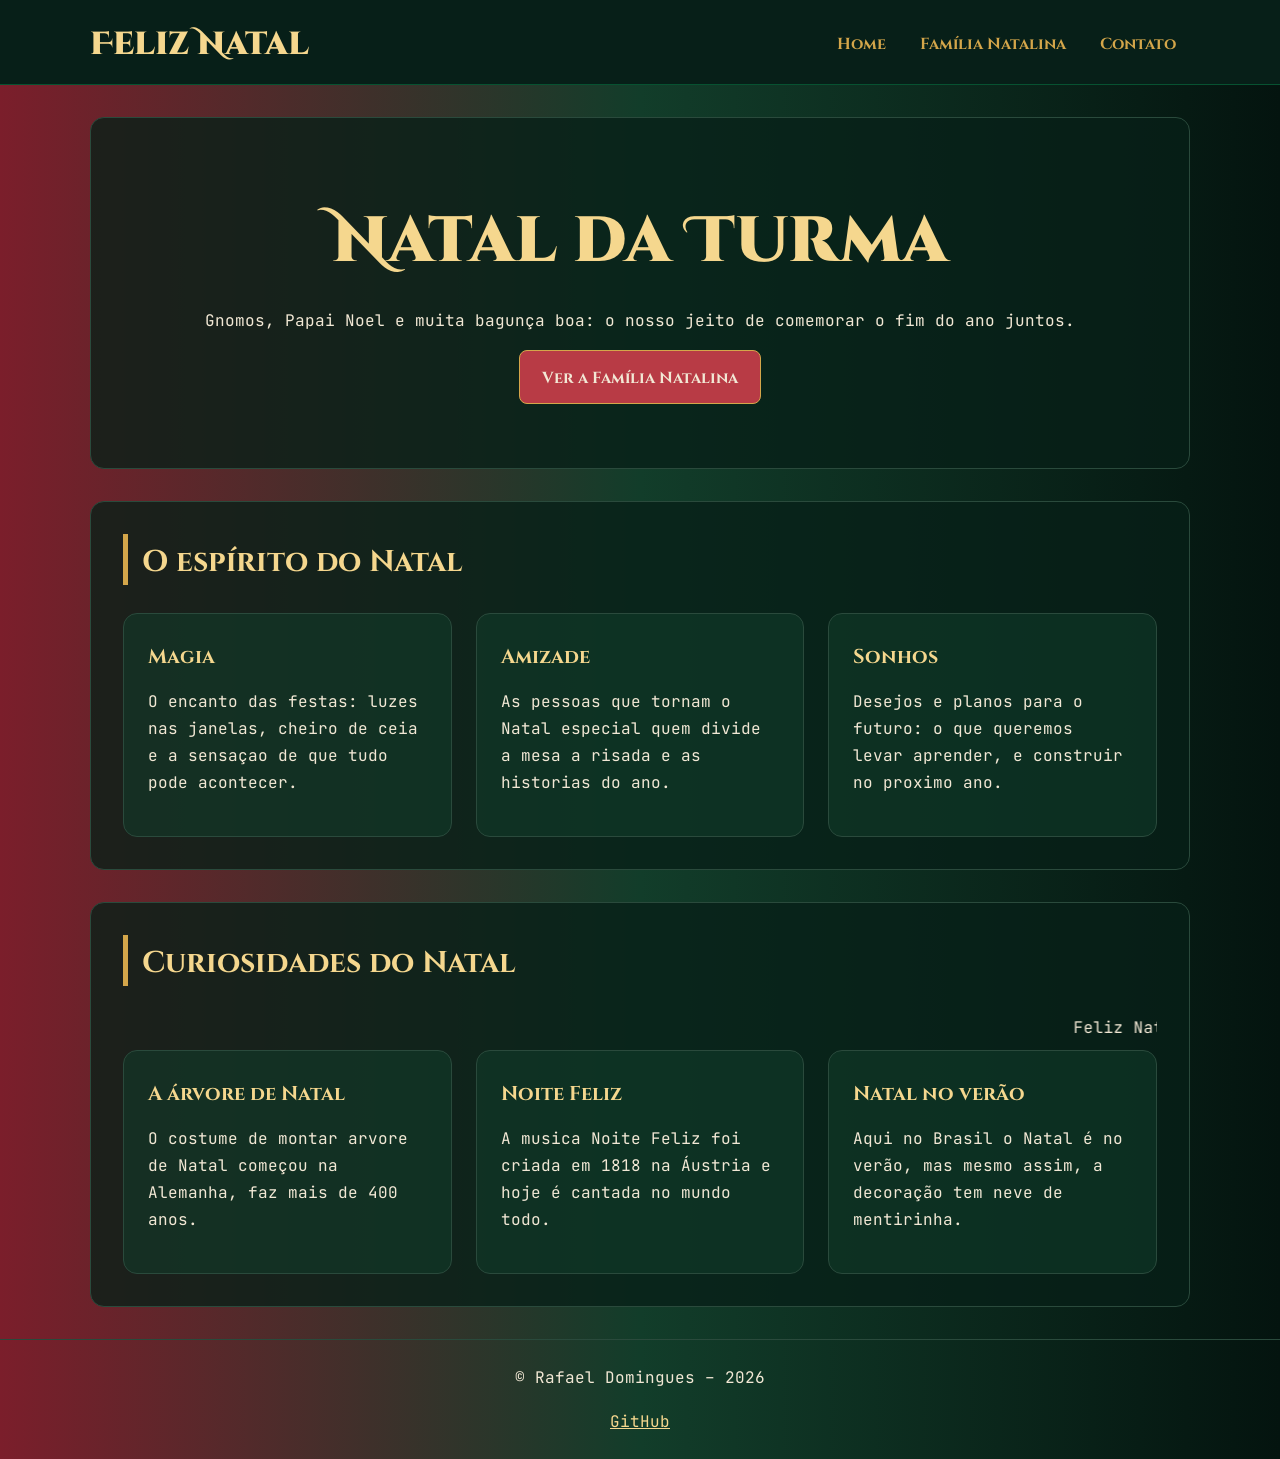
<file: index.html>
<!DOCTYPE html>
<html lang="pt-BR">

<head>
    <meta charset="UTF-8">
    <meta name="viewport" content="width=device-width, initial-scale=1.0">

    <title>Natalino | Feliz Natal!</title>
    <meta name="author" content="Rafael Domingues">

    <link rel="stylesheet" href="https://fonts.googleapis.com/css2?family=JetBrains+Mono:wght@400;700&display=swap">

    <link rel="stylesheet" href="./style/style-geral.css">
</head>

<body>

    <header class="header">
        <div class="container">

            <a class="marca" href="./index.html">
                <span class="logo">Feliz Natal</span>
            </a>

            <nav class="menu-principal">
                <ul class="menu-lista">
                    <li><a class="menu-link" href="./index.html">Home</a></li>
                    <li><a class="menu-link" href="./pages/familia.html">Família Natalina</a></li>
                    <li><a class="menu-link" href="./pages/contato.html">Contato</a></li>
                </ul>
            </nav>

        </div>
    </header>

    <main class="main">
        <div class="container">

            <section class="hero">
                <div class="hero-texto">
                    <h1 class="hero-titulo">Natal da Turma</h1>
                    <p class="subtitulo">
                        Gnomos, Papai Noel e muita bagunça boa: o nosso jeito de comemorar o fim do ano juntos.
                    </p>
                    <a class="botao" href="./pages/familia.html">Ver a Família Natalina</a>
                </div>
            </section>

            <section class="secao">
                <h2 class="titulo-secao">O espírito do Natal</h2>

                <div class="grade-cards">
                    <article class="card">
                        <h3>Magia</h3>
                        <p>O encanto das festas: luzes nas janelas, cheiro de ceia e a sensaçao de que tudo pode
                            acontecer.</p>
                    </article>

                    <article class="card">
                        <h3>Amizade</h3>
                        <p>As pessoas que tornam o Natal especial quem divide a mesa a risada e as historias do
                            ano.</p>
                    </article>

                    <article class="card">
                        <h3>Sonhos</h3>
                        <p>Desejos e planos para o futuro: o que queremos levar aprender, e construir no proximo
                            ano.</p>
                    </article>
                </div>
            </section>

            <section class="secao">
                <h2 class="titulo-secao">Curiosidades do Natal</h2>

                <marquee class="faixa">Feliz Natal, 2º B! ★ Feliz Natal, professor Vedilson! ★ Boas festas para toda a Família Natalina!</marquee>

                <div class="grade-cards">
                    <article class="card">
                        <h3>A árvore de Natal</h3>
                        <p>O costume de montar arvore de Natal começou na Alemanha, faz mais de 400 anos.</p>
                    </article>

                    <article class="card">
                        <h3>Noite Feliz</h3>
                        <p>A musica Noite Feliz foi criada em 1818 na Áustria e hoje é cantada no mundo todo.</p>
                    </article>

                    <article class="card">
                        <h3>Natal no verão</h3>
                        <p>Aqui no Brasil o Natal é no verão, mas mesmo assim, a decoração tem neve de mentirinha.</p>
                    </article>
                </div>
            </section>

        </div>
    </main>

    <footer class="footer">
        <div class="container">
            <p>&copy; Rafael Domingues – 2026</p>
            <p class="footer-links">
                <a href="https://github.com/rafaeldominguesdev" target="_blank">GitHub</a>
            </p>
        </div>
    </footer>

</body>

</html>
</file>
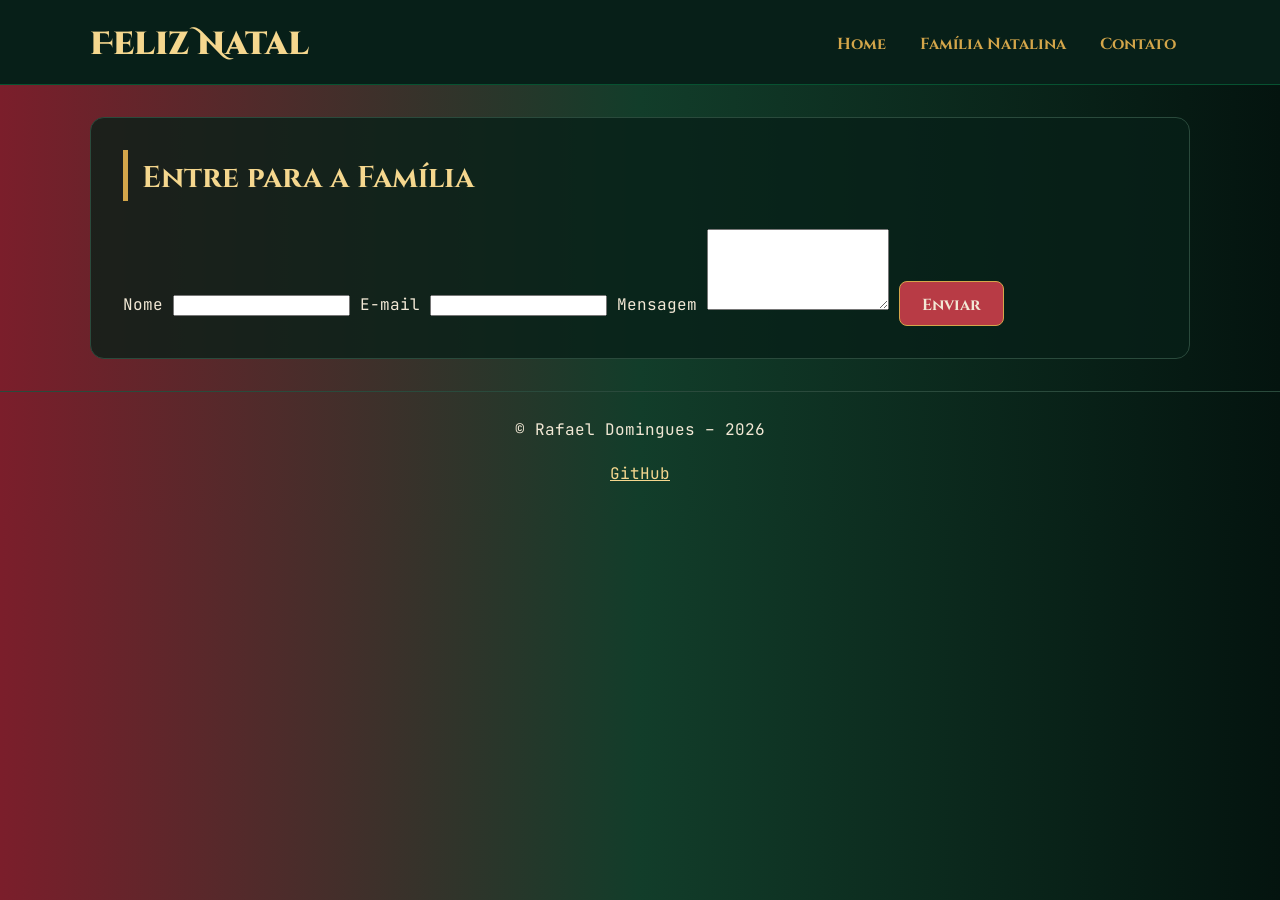
<file: pages/contato.html>
<!DOCTYPE html>
<html lang="pt-BR">

<head>
    <meta charset="UTF-8">
    <meta name="viewport" content="width=device-width, initial-scale=1.0">

    <title>Natalino | Contato</title>
    <meta name="author" content="Rafael Domingues">

    <link rel="stylesheet" href="https://fonts.googleapis.com/css2?family=JetBrains+Mono:wght@400;700&display=swap">

    <link rel="stylesheet" href="../style/style-geral.css">
</head>

<body>

    <header class="header">
        <div class="container">

            <a class="marca" href="../index.html">
                <span class="logo">Feliz Natal</span>
            </a>

            <nav class="menu-principal">
                <ul class="menu-lista">
                    <li><a class="menu-link" href="../index.html">Home</a></li>
                    <li><a class="menu-link" href="./familia.html">Família Natalina</a></li>
                    <li><a class="menu-link" href="./contato.html">Contato</a></li>
                </ul>
            </nav>

        </div>
    </header>

    <main class="main">
        <div class="container">

            <section class="secao">
                <h2 class="titulo-secao">Entre para a Família</h2>

                <form class="formulario">
                    <label for="nome">Nome</label>
                    <input class="campo" type="text" id="nome" name="nome" required>

                    <label for="email">E-mail</label>
                    <input class="campo" type="email" id="email" name="email" required>

                    <label for="mensagem">Mensagem</label>
                    <textarea class="campo" id="mensagem" name="mensagem" rows="5" required></textarea>

                    <input class="botao" type="submit" value="Enviar">
                </form>
            </section>

        </div>
    </main>

    <footer class="footer">
        <div class="container">
            <p>&copy; Rafael Domingues – 2026</p>
            <p class="footer-links">
                <a href="https://github.com/rafaeldominguesdev" target="_blank">GitHub</a>
            </p>
        </div>
    </footer>

</body>

</html>
</file>
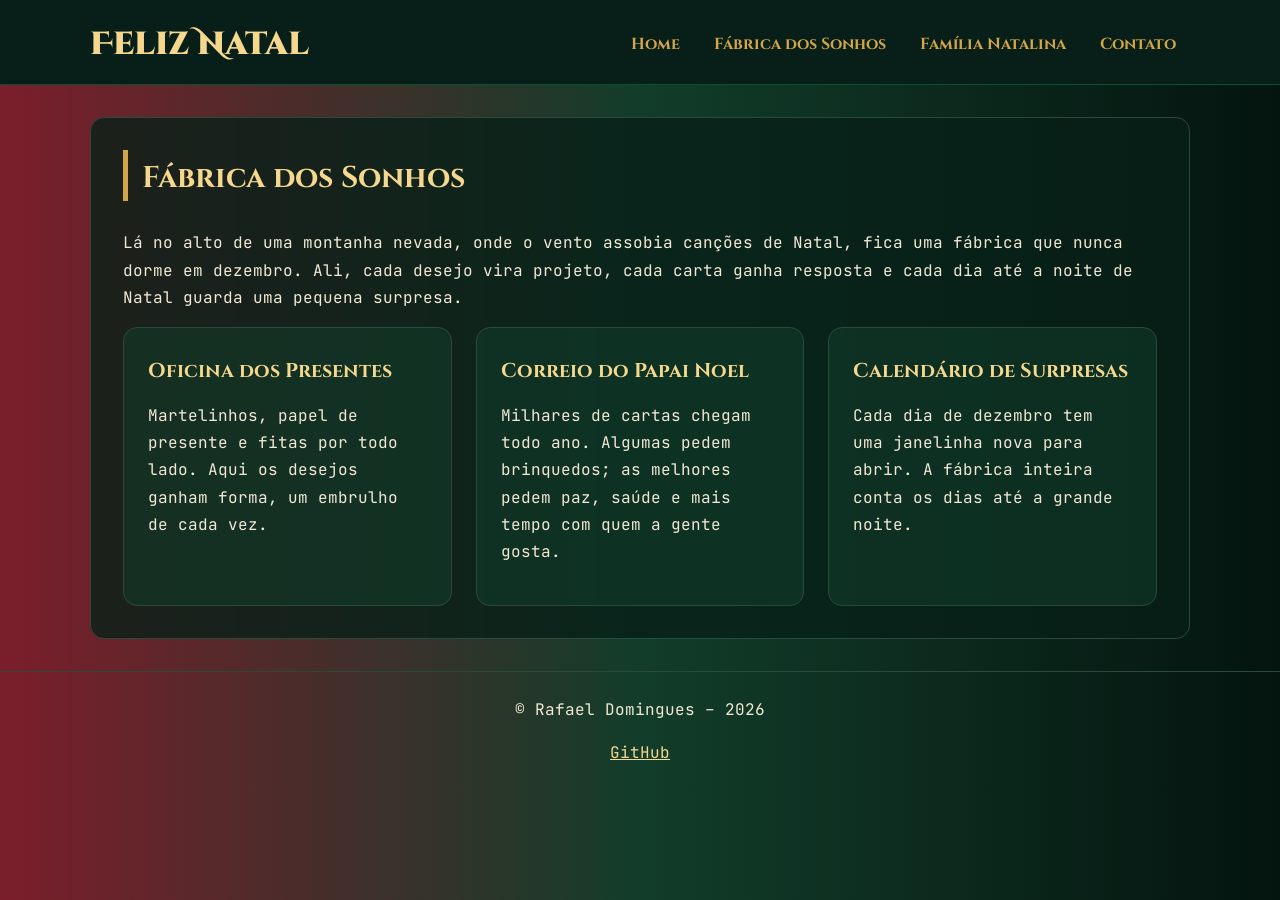
<file: pages/fabrica.html>
<!DOCTYPE html>
<html lang="pt-BR">

<head>
    <meta charset="UTF-8">
    <meta name="viewport" content="width=device-width, initial-scale=1.0">

    <title>Natalino | Fábrica dos Sonhos</title>
    <meta name="author" content="Rafael Domingues">
    <meta name="description"
        content="Natalino: um site de Natal feito à mão, com a Fábrica dos Sonhos, a Família Natalina e muito espírito natalino.">

    <link rel="stylesheet" href="https://fonts.googleapis.com/css2?family=JetBrains+Mono:wght@400;700&display=swap">

    <link rel="stylesheet" href="../style/style-geral.css">
</head>

<body>

    <header class="header">
        <div class="container">

            <a class="marca" href="../index.html">
                <span class="logo">Feliz Natal</span>
            </a>

            <nav class="menu-principal">
                <ul class="menu-lista">
                    <li><a class="menu-link" href="../index.html">Home</a></li>
                    <li><a class="menu-link" href="./fabrica.html">Fábrica dos Sonhos</a></li>
                    <li><a class="menu-link" href="./familia.html">Família Natalina</a></li>
                    <li><a class="menu-link" href="./contato.html">Contato</a></li>
                </ul>
            </nav>

        </div>
    </header>

    <main class="main">
        <div class="container">

            <section class="secao">
                <h2 class="titulo-secao">Fábrica dos Sonhos</h2>

                <p class="texto-intro">
                    Lá no alto de uma montanha nevada, onde o vento assobia canções de Natal, fica uma fábrica que
                    nunca dorme em dezembro. Ali, cada desejo vira projeto, cada carta ganha resposta e cada
                    dia até a noite de Natal guarda uma pequena surpresa.
                </p>

                <div class="grade-cards">
                    <article class="card card-fabrica">
                        <h3>Oficina dos Presentes</h3>
                        <p>Martelinhos, papel de presente e fitas por todo lado. Aqui os desejos ganham forma, um
                            embrulho de cada vez.</p>
                    </article>

                    <article class="card card-fabrica">
                        <h3>Correio do Papai Noel</h3>
                        <p>Milhares de cartas chegam todo ano. Algumas pedem brinquedos; as melhores pedem paz,
                            saúde e mais tempo com quem a gente gosta.</p>
                    </article>

                    <article class="card card-fabrica">
                        <h3>Calendário de Surpresas</h3>
                        <p>Cada dia de dezembro tem uma janelinha nova para abrir. A fábrica inteira conta os dias
                            até a grande noite.</p>
                    </article>
                </div>
            </section>

        </div>
    </main>

    <footer class="footer">
        <div class="container">
            <p>&copy; Rafael Domingues – 2026</p>
            <p class="footer-links">
                <a href="https://github.com/rafaeldominguesdev" target="_blank">GitHub</a>
            </p>
        </div>
    </footer>

</body>

</html>
</file>
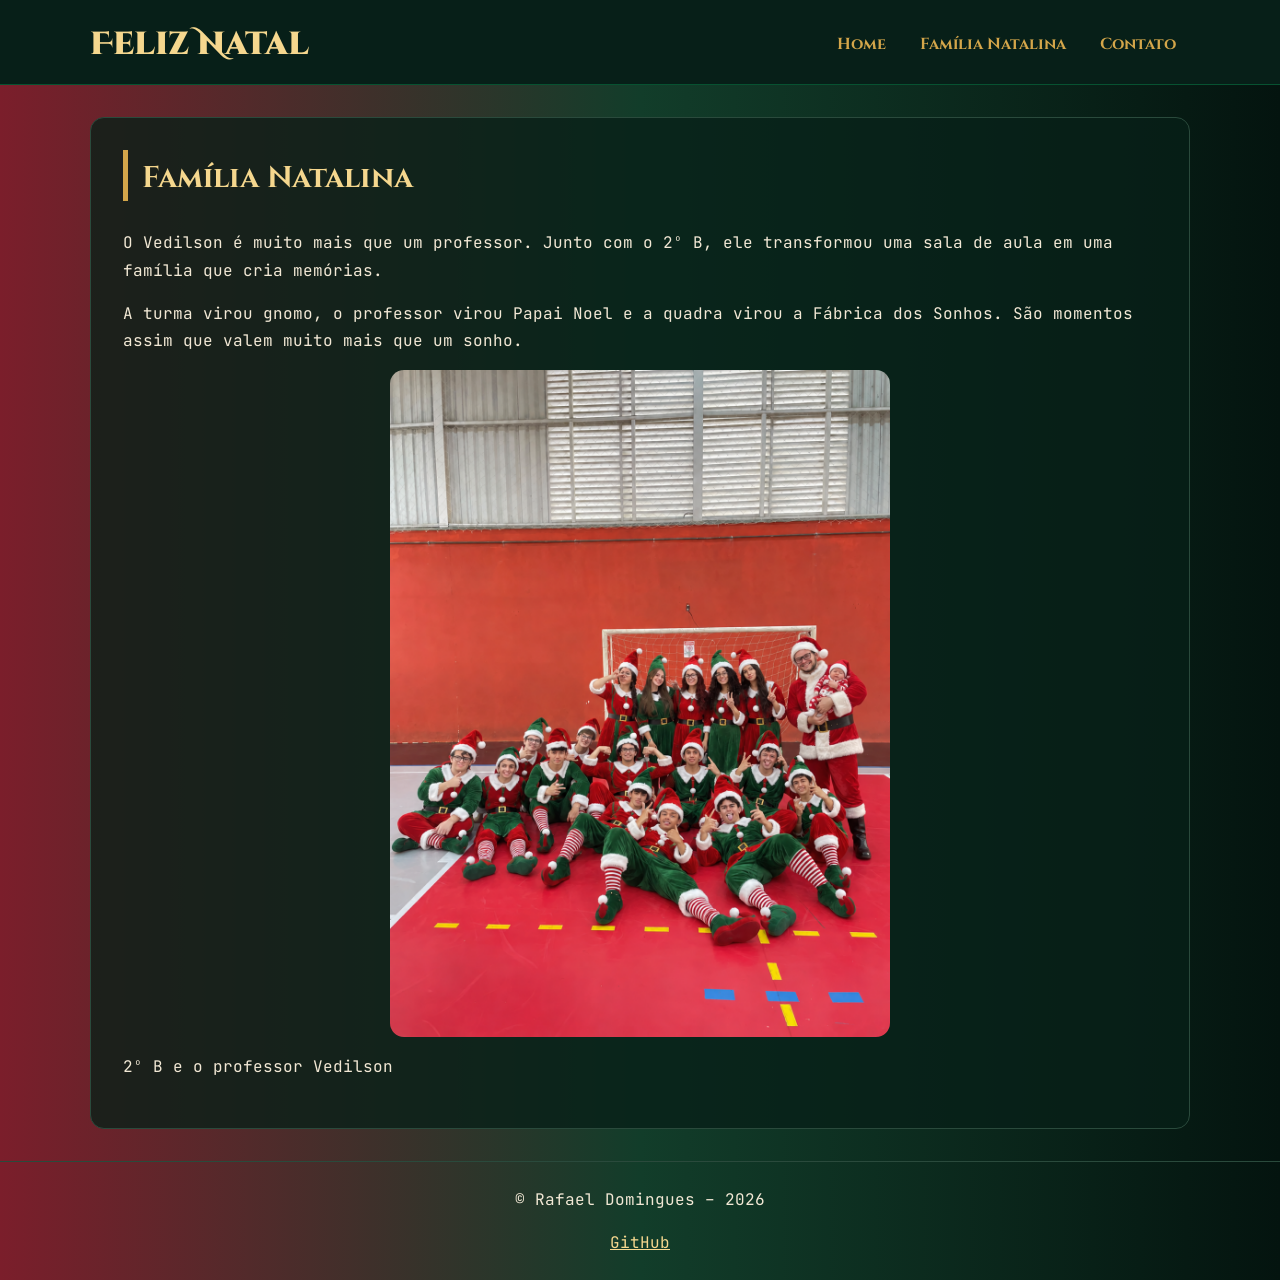
<file: pages/familia.html>
<!DOCTYPE html>
<html lang="pt-BR">

<head>
    <meta charset="UTF-8">
    <meta name="viewport" content="width=device-width, initial-scale=1.0">

    <title>Natalino | Família Natalina</title>
    <meta name="author" content="Rafael Domingues">

    <link rel="stylesheet" href="https://fonts.googleapis.com/css2?family=JetBrains+Mono:wght@400;700&display=swap">

    <link rel="stylesheet" href="../style/style-geral.css">
</head>

<body>

    <header class="header">
        <div class="container">

            <a class="marca" href="../index.html">
                <span class="logo">Feliz Natal</span>
            </a>

            <nav class="menu-principal">
                <ul class="menu-lista">
                    <li><a class="menu-link" href="../index.html">Home</a></li>
                    <li><a class="menu-link" href="./familia.html">Família Natalina</a></li>
                    <li><a class="menu-link" href="./contato.html">Contato</a></li>
                </ul>
            </nav>

        </div>
    </header>

    <main class="main">
        <div class="container">

            <section class="secao">
                <h2 class="titulo-secao">Família Natalina</h2>

                <p>
                    O Vedilson é muito mais que um professor. Junto com o 2º B, ele transformou uma sala de aula
                    em uma família que cria memórias.
                </p>
                <p>
                    A turma virou gnomo, o professor virou Papai Noel e a quadra virou a Fábrica dos Sonhos.
                    São momentos assim que valem muito mais que um sonho.
                </p>

                <div class="moldura">
                    <img class="foto" src="../img/familia-natalina.png" alt="Turma do 2º B vestida de gnomos natalinos com o professor Vedilson de Papai Noel segurando um bebê na quadra">
                    <p>2º B e o professor Vedilson</p>
                </div>
            </section>

        </div>
    </main>

    <footer class="footer">
        <div class="container">
            <p>&copy; Rafael Domingues – 2026</p>
            <p class="footer-links">
                <a href="https://github.com/rafaeldominguesdev" target="_blank">GitHub</a>
            </p>
        </div>
    </footer>

</body>

</html>
</file>
<file: style/style-geral.css>
@font-face {
    font-family: 'Cinzel';
    src: url('../font/Cinzel-Bold.otf');
    font-weight: 700;
}

@font-face {
    font-family: 'Cinzel';
    src: url('../font/Cinzel-Regular.otf');
    font-weight: 400;
}

@font-face {
    font-family: 'Cinzel Decorative';
    src: url('../font/CinzelDecorative-Black.otf');
    font-weight: 900;
}

* {
    box-sizing: border-box;
}

body {
    margin: 0;
    font-family: 'JetBrains Mono', monospace;
    line-height: 1.7;
    color: #F2E8D5;
    background-image: linear-gradient(90deg, #7B1E2B, #123D2A 50%, #04140F);
}

h1, h2, h3 {
    font-family: 'Cinzel', serif;
    color: #F5D78E;
}

h3 {
    margin: 0 0 8px;
    font-size: 20px;
}

a {
    color: #F5D78E;
}

.container {
    width: 90%;
    max-width: 1100px;
    margin: 0 auto;
}

.header {
    background-color: #071F18;
    border-bottom: 1px solid #075231;
}

.header .container {
    display: flex;
    flex-wrap: wrap;
    justify-content: space-between;
    align-items: center;
    padding: 14px 0;
}

.logo, .hero-titulo, .footer-marca {
    font-family: 'Cinzel Decorative', serif;
    color: #F5D78E;
}

.marca {
    text-decoration: none;
    font-size: 32px;
    font-weight: 700;
}

.menu-lista {
    display: flex;
    flex-wrap: wrap;
    gap: 6px;
    margin: 0;
    padding: 0;
    list-style: none;
}

.menu-link {
    display: block;
    padding: 8px 14px;
    font-family: 'Cinzel', serif;
    font-weight: 700;
    color: #D4A64A;
    text-decoration: none;
    border-radius: 6px;
    transition: 0.25s;
}

.menu-link:hover {
    background-color: #7B1E2B;
    color: #F5D78E;
}

.hero, .secao {
    margin: 32px 0;
    padding: 32px;
    background-color: rgba(7, 31, 24, 0.78);
    border: 1px solid #2A4A3C;
    border-radius: 14px;
}

.hero {
    padding: 64px 32px;
    text-align: center;
}

.hero-titulo {
    margin: 0 0 16px;
    font-size: 64px;
    font-weight: 900;
}

.titulo-secao {
    margin: 0 0 28px;
    padding-left: 14px;
    font-size: 30px;
    border-left: 5px solid #D4A64A;
}

.grade-cards {
    display: flex;
    flex-wrap: wrap;
    gap: 24px;
}

.card {
    flex: 1;
    min-width: 240px;
    padding: 24px;
    background-color: rgba(18, 61, 42, 0.55);
    border: 1px solid #2A4A3C;
    border-radius: 14px;
}

.foto {
    display: block;
    width: 100%;
    max-width: 500px;
    margin: 0 auto;
    border-radius: 14px;
}

.botao {
    display: inline-block;
    padding: 12px 22px;
    font-family: 'Cinzel', serif;
    font-size: 16px;
    font-weight: 700;
    color: #F2E8D5;
    text-decoration: none;
    background-color: #B83B45;
    border: 1px solid #D4A64A;
    border-radius: 8px;
}

.botao:hover {
    background-color: #7B1E2B;
}

.campo-formulario label {
    display: block;
    font-family: 'Cinzel', serif;
    font-weight: 700;
    color: #F5D78E;
}

.campo-formulario input, .campo-formulario textarea {
    width: 100%;
    margin-bottom: 16px;
    padding: 10px;
    font: inherit;
    color: #F2E8D5;
    background-color: #071F18;
    border: 1px solid #2A4A3C;
    border-radius: 6px;
}

.footer {
    padding: 8px 0;
    text-align: center;
    border-top: 1px solid #2A4A3C;
}

.footer-marca {
    font-size: 22px;
    font-weight: 700;
}
</file>
